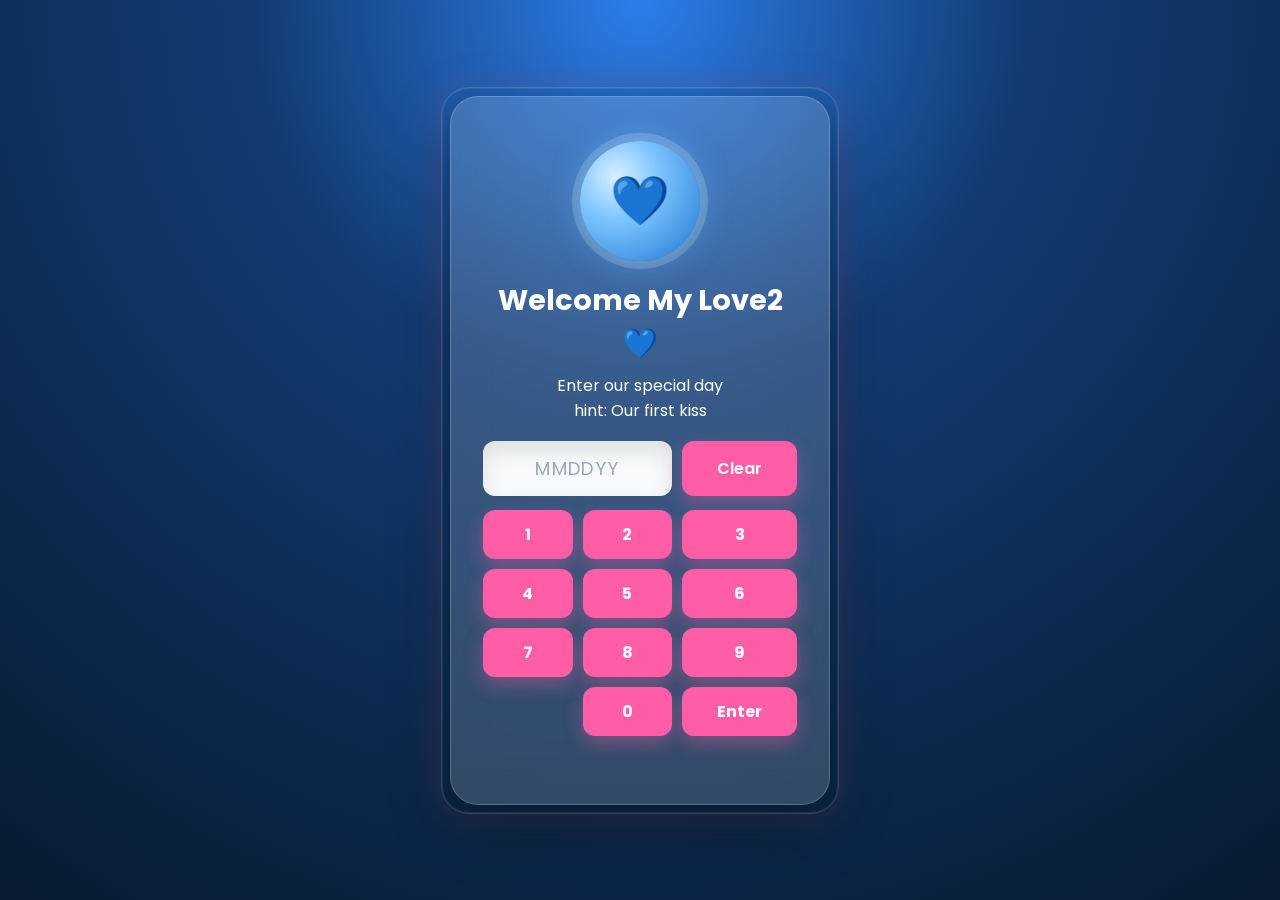
<file: index.html>
<!DOCTYPE html>
<html lang="en">
<head>
<meta charset="UTF-8">
<meta name="viewport" content="width=device-width, initial-scale=1.0">
<title>For My Love &#10084;&#65039;</title>

<link rel="stylesheet" href="style.css">

<link href="https://fonts.googleapis.com/css2?family=Cormorant+Garamond:ital,wght@0,400;0,500;0,600;1,400;1,500&family=Great+Vibes&display=swap" rel="stylesheet">
<link href="https://fonts.googleapis.com/css2?family=Poppins:wght@300;400;600;700&display=swap" rel="stylesheet">
</head>

<body>

<!-- LOGIN SCREEN -->
<div id="lockScreen">
    <div class="lock-card">
        <div class="lock-hearts" aria-hidden="true">
            <span style="--x:6%;--delay:0s;--size:16px">&#10084;</span>
            <span style="--x:18%;--delay:.4s;--size:12px">&#10084;</span>
            <span style="--x:30%;--delay:1s;--size:18px">&#10084;</span>
            <span style="--x:42%;--delay:.2s;--size:14px">&#10084;</span>
            <span style="--x:54%;--delay:.8s;--size:16px">&#10084;</span>
            <span style="--x:66%;--delay:.3s;--size:13px">&#10084;</span>
            <span style="--x:78%;--delay:1.1s;--size:17px">&#10084;</span>
            <span style="--x:90%;--delay:.5s;--size:15px">&#10084;</span>
            <span style="--x:10%;--delay:1.4s;--size:12px">&#10084;</span>
            <span style="--x:22%;--delay:.9s;--size:18px">&#10084;</span>
            <span style="--x:34%;--delay:1.6s;--size:12px">&#10084;</span>
            <span style="--x:46%;--delay:1.2s;--size:16px">&#10084;</span>
            <span style="--x:58%;--delay:1.8s;--size:14px">&#10084;</span>
            <span style="--x:70%;--delay:1.5s;--size:18px">&#10084;</span>
            <span style="--x:82%;--delay:2s;--size:13px">&#10084;</span>
            <span style="--x:94%;--delay:1.7s;--size:15px">&#10084;</span>
        </div>

        <div class="stitch-lock" aria-hidden="true">&#128153;</div>

        <h1>Welcome My Love2 &#128153;</h1>

        <p>Enter our special day <br> hint: Our first kiss </p>

        <div class="code-display">
            <input
                type="password"
                id="secretCode"
                placeholder="MMDDYY"
                autocomplete="off"
                readonly>
            <button type="button" class="code-clear" onclick="clearCode()">Clear</button>
        </div>

        <div class="keypad" aria-label="Number keypad">
            <button type="button" onclick="pressCodeDigit('1')">1</button>
            <button type="button" onclick="pressCodeDigit('2')">2</button>
            <button type="button" onclick="pressCodeDigit('3')">3</button>
            <button type="button" onclick="pressCodeDigit('4')">4</button>
            <button type="button" onclick="pressCodeDigit('5')">5</button>
            <button type="button" onclick="pressCodeDigit('6')">6</button>
            <button type="button" onclick="pressCodeDigit('7')">7</button>
            <button type="button" onclick="pressCodeDigit('8')">8</button>
            <button type="button" onclick="pressCodeDigit('9')">9</button>
            <button type="button" class="keypad-empty" disabled></button>
            <button type="button" onclick="pressCodeDigit('0')">0</button>
            <button type="button" class="keypad-enter" onclick="checkCode()">Enter</button>
        </div>

        <p id="error"></p>
    </div>
</div>

<!-- BOUQUET REVEAL -->
    <div id="bouquetReveal" class="bouquet-reveal" aria-hidden="true">
    <div class="bouquet-card">
        <div class="bouquet-title">Flowers for you my love</div>
        <div class="bouquet-giver">
            <div class="bouquet-stitch" aria-hidden="true">
                <span class="bouquet-stitch-ear left"></span>
                <span class="bouquet-stitch-ear right"></span>
                <span class="bouquet-stitch-eye left"></span>
                <span class="bouquet-stitch-eye right"></span>
                <span class="bouquet-stitch-nose"></span>
                <span class="bouquet-stitch-mouth"></span>
                <span class="bouquet-gift"></span>
            </div>
            <p>Here&apos;s your flower My Love</p>
        </div>
        <div class="bouquet-wrap">
            <span class="bouquet-sparkle sparkle-one"></span>
            <span class="bouquet-sparkle sparkle-two"></span>
            <span class="bouquet-sparkle sparkle-three"></span>

            <div class="bouquet-stems">
                <span class="stem stem-1"><span class="leaf leaf-left"></span><span class="leaf leaf-right"></span><span class="tulip"></span></span>
                <span class="stem stem-2"><span class="leaf leaf-left"></span><span class="leaf leaf-right"></span><span class="tulip"></span></span>
                <span class="stem stem-3"><span class="leaf leaf-left"></span><span class="leaf leaf-right"></span><span class="tulip"></span></span>
                <span class="stem stem-4"><span class="leaf leaf-left"></span><span class="leaf leaf-right"></span><span class="tulip"></span></span>
                <span class="stem stem-5"><span class="leaf leaf-left"></span><span class="leaf leaf-right"></span><span class="tulip"></span></span>
                <span class="stem stem-6"><span class="leaf leaf-left"></span><span class="leaf leaf-right"></span><span class="tulip"></span></span>
                <span class="stem stem-7"><span class="leaf leaf-left"></span><span class="leaf leaf-right"></span><span class="tulip"></span></span>
                <span class="stem stem-8"><span class="leaf leaf-left"></span><span class="leaf leaf-right"></span><span class="tulip"></span></span>
            </div>

            <div class="bouquet-ribbon"></div>
        </div>
        <p class="bouquet-note">Blue tulips just for you, then your message appears.</p>
    </div>
</div>

<!-- MAIN PAGE -->
<div id="homePage">
    <div class="hearts"></div>
    <div class="ambient ambient-one" aria-hidden="true"></div>
    <div class="ambient ambient-two" aria-hidden="true"></div>
    <div class="ambient ambient-three" aria-hidden="true"></div>

    <div class="main-card">
        <div class="music-bar">
            <button type="button" id="musicToggle" onclick="toggleMusic()">Play Music</button>
            <span id="musicStatus">Soft music is off</span>
        </div>

        <div class="stitch-stage" aria-hidden="true">
            <div class="stitch-cluster">
                <div class="stitch-dancer stitch-dancer-left">
                    <span class="stitch-heart heart-one">&#10084;</span>
                    <div class="stitch-ears">
                        <span class="ear ear-left"></span>
                        <span class="ear ear-right"></span>
                    </div>
                    <div class="stitch-face">
                        <span class="eye eye-left"></span>
                        <span class="eye eye-right"></span>
                        <span class="nose"></span>
                        <span class="mouth"></span>
                    </div>
                    <div class="stitch-body">
                        <span class="arm arm-left"></span>
                        <span class="arm arm-right"></span>
                        <span class="leg leg-left"></span>
                        <span class="leg leg-right"></span>
                    </div>
                </div>

                <div class="stitch-dancer stitch-dancer-main">
                    <span class="stitch-heart heart-two">&#10084;</span>
                    <span class="stitch-heart heart-three">&#10084;</span>
                    <div class="stitch-ears">
                        <span class="ear ear-left"></span>
                        <span class="ear ear-right"></span>
                    </div>
                    <div class="stitch-face">
                        <span class="eye eye-left"></span>
                        <span class="eye eye-right"></span>
                        <span class="nose"></span>
                        <span class="mouth"></span>
                    </div>
                    <div class="stitch-body">
                        <span class="arm arm-left"></span>
                        <span class="arm arm-right"></span>
                        <span class="leg leg-left"></span>
                        <span class="leg leg-right"></span>
                    </div>
                </div>

                <div class="stitch-dancer stitch-dancer-right">
                    <span class="stitch-heart heart-four">&#10084;</span>
                    <div class="stitch-ears">
                        <span class="ear ear-left"></span>
                        <span class="ear ear-right"></span>
                    </div>
                    <div class="stitch-face">
                        <span class="eye eye-left"></span>
                        <span class="eye eye-right"></span>
                        <span class="nose"></span>
                        <span class="mouth"></span>
                    </div>
                    <div class="stitch-body">
                        <span class="arm arm-left"></span>
                        <span class="arm arm-right"></span>
                        <span class="leg leg-left"></span>
                        <span class="leg leg-right"></span>
                    </div>
                </div>
            </div>
            <p>Stitch dancing for my love</p>
        </div>

        <div class="top-photo">
            <img src="images/gf-photo.png" alt="My love" class="top-photo-img">
        </div>

        <h1>Happy Monthsary &#10084;&#65039;</h1>

        <p class="subtitle">
            Every day with you feels like a dream.
        </p>

        <div class="envelope-wrapper">
            <div class="envelope" onclick="openLetter()">
                <span class="envelope-label">Click Me</span>
                <div class="envelope-stitch" aria-hidden="true">
                    <span class="envelope-ear envelope-ear-left"></span>
                    <span class="envelope-ear envelope-ear-right"></span>
                    <span class="envelope-eye envelope-eye-left"></span>
                    <span class="envelope-eye envelope-eye-right"></span>
                    <span class="envelope-nose"></span>
                    <span class="envelope-mouth"></span>
                </div>
                <div class="letter" onclick="event.stopPropagation()">
                    <h2>To My Love &#128140;</h2>

                    <p>
                        Happy Monthsary, my love.

                        Thank you for making my life brighter,
                        happier, and more meaningful.

                        Every moment with you is a memory
                        I treasure deeply.

                        I promise to continue loving you,
                        supporting you, and choosing you
                        every single day.

                        I love you more than words can explain.

                        Forever yours &#10084;&#65039;
                    </p>
                </div>
            </div>
        </div>

        <div class="section-title">
            <h3>Little Memories</h3>
            <p>Small moments that make everything feel special.</p>
        </div>

        <div class="memory-grid">
            <div class="memory-card memory-one stitch-card memory-photo memory-smile">
                <img src="images/first-smile.png" alt="First Smile">
                <div class="memory-content">
                    <span>First Smile</span>
                    <p>The kind of moment I never want to forget.</p>
                </div>
            </div>
            <div class="memory-card memory-two stitch-card memory-photo memory-chat">
                <img src="images/favorite-chat.jpg" alt="Favorite Chat">
                <div class="memory-content">
                    <span>Favorite Chat</span>
                    <p>Every conversation becomes a place I want to stay in.</p>
                </div>
            </div>
            <div class="memory-card memory-three stitch-card memory-photo memory-safe">
                <img src="images/safe-place.png" alt="Safe Place">
                <div class="memory-content">
                    <span>Safe Place</span>
                    <p>With you, everything feels softer and warmer.</p>
                </div>
            </div>
        </div>

        <div class="closing-card stitch-card">
            <p>
                Thank you for being my favorite person, my peace, and my home.
            </p>
            <div class="signature">
                <span>With all my love,</span>
                <strong>Your Langga hehehe <br> ay ex diay hahahaha</strong>
            </div>
        </div>
    </div>
</div>

<audio id="bgMusic" loop preload="none">
    <source src="music/monthsary.mp4" type="video/mp4">
</audio>

<script src="script.js"></script>

</body>
</html>
</file>
<file: style.css>
*{
margin:0;
padding:0;
box-sizing:border-box;
font-family:'Poppins',sans-serif;
}

body{
overflow-x:hidden;
overflow-y:auto;
background:
radial-gradient(circle at top,#163c78 0,#0a1f3f 45%,#061428 100%);
}

button,
input{
font:inherit;
}

/* LOCK */

#lockScreen{
position:fixed;
inset:0;
display:flex;
justify-content:center;
align-items:center;
padding:24px;
background:
radial-gradient(circle at top,#2c7eea 0,#123b72 35%,#071a2f 100%);
z-index:1000;
transition:opacity .7s ease;
}

.bouquet-reveal{
position:fixed;
inset:0;
display:grid;
place-items:center;
background:
radial-gradient(circle at top,#1a4f94 0,#0d294f 38%,#061428 100%);
z-index:1200;
opacity:0;
visibility:hidden;
pointer-events:none;
transition:opacity .5s ease, visibility .5s ease;
}

.bouquet-reveal.show{
opacity:1;
visibility:visible;
pointer-events:auto;
}

.bouquet-card{
position:relative;
width:min(92vw,560px);
padding:28px 22px 24px;
border-radius:30px;
text-align:center;
background:rgba(255,255,255,.11);
backdrop-filter:blur(20px);
-webkit-backdrop-filter:blur(20px);
border:1px solid rgba(255,255,255,.16);
box-shadow:0 22px 60px rgba(0,0,0,.38);
overflow:hidden;
transform:translateY(20px) scale(.92);
animation:bouquetPop .9s cubic-bezier(.2,.8,.2,1) forwards;
}

.bouquet-card::before{
content:'';
position:absolute;
inset:0;
background:
radial-gradient(circle at top, rgba(125,202,255,.22), transparent 34%),
radial-gradient(circle at 50% 0, rgba(255,255,255,.1), transparent 40%);
pointer-events:none;
}

.bouquet-title{
position:relative;
z-index:1;
font-size:1.35rem;
font-weight:400;
color:#eef8ff;
letter-spacing:.03em;
margin-bottom:18px;
font-family:'Great Vibes',cursive;
}

.bouquet-giver{
position:relative;
z-index:1;
display:flex;
flex-direction:column;
align-items:center;
gap:8px;
margin-bottom:12px;
font-family:'Cormorant Garamond',serif;
font-style:italic;
}

.bouquet-giver p{
font-size:1.1rem;
color:rgba(255,255,255,.92);
}

.bouquet-stitch{
position:relative;
width:118px;
height:118px;
animation:stitchDance 2s ease-in-out infinite;
filter:drop-shadow(0 12px 16px rgba(0,0,0,.18));
}

.bouquet-stitch::before{
content:'';
position:absolute;
inset:18px 24px 18px;
border-radius:44% 44% 40% 40%;
background:linear-gradient(180deg,#87d7ff 0,#3b93de 60%,#1c5aa7 100%);
}

.bouquet-stitch-ear{
position:absolute;
top:6px;
width:34px;
height:64px;
background:linear-gradient(180deg,#81d2ff 0,#2f86cf 100%);
border-radius:50% 50% 40% 40%;
}

.bouquet-stitch-ear::before{
content:'';
position:absolute;
inset:8px 7px 11px;
border-radius:50% 50% 45% 45%;
background:#ffb7d6;
}

.bouquet-stitch-ear.left{
left:12px;
transform:rotate(-24deg);
}

.bouquet-stitch-ear.right{
right:12px;
transform:rotate(24deg);
}

.bouquet-stitch-eye{
position:absolute;
top:52px;
width:16px;
height:22px;
border-radius:50%;
background:#0b203c;
}

.bouquet-stitch-eye.left{
left:40px;
}

.bouquet-stitch-eye.right{
right:40px;
}

.bouquet-stitch-nose{
position:absolute;
left:50%;
top:72px;
width:14px;
height:9px;
transform:translateX(-50%);
border-radius:50%;
background:#19375f;
}

.bouquet-stitch-mouth{
position:absolute;
left:50%;
top:82px;
width:28px;
height:14px;
transform:translateX(-50%);
border-bottom:3px solid #19375f;
border-radius:0 0 26px 26px;
}

.bouquet-gift{
position:absolute;
left:50%;
bottom:8px;
width:44px;
height:28px;
transform:translateX(-50%);
border-radius:12px;
background:linear-gradient(180deg,#7ab6ff 0,#2d67d8 100%);
box-shadow:0 8px 18px rgba(0,0,0,.15);
}

.bouquet-gift::before{
content:'';
position:absolute;
left:50%;
top:-10px;
width:14px;
height:26px;
transform:translateX(-50%) rotate(45deg);
border-radius:10px 10px 4px 4px;
background:#ffb7d6;
}

.bouquet-gift::after{
content:'';
position:absolute;
left:50%;
top:-10px;
width:14px;
height:26px;
transform:translateX(-50%) rotate(-45deg);
border-radius:10px 10px 4px 4px;
background:#ffb7d6;
}

.bouquet-wrap{
position:relative;
width:min(100%,460px);
height:440px;
margin:0 auto;
}

.bouquet-stems{
position:absolute;
inset:0;
}

.stem{
position:absolute;
bottom:34px;
width:22px;
height:220px;
transform-origin:bottom center;
}

.stem::before{
content:'';
position:absolute;
left:50%;
bottom:0;
width:8px;
height:100%;
transform:translateX(-50%);
border-radius:999px;
background:linear-gradient(180deg,#6ac1b0 0,#2f8fa0 45%,#174f6f 100%);
box-shadow:0 0 12px rgba(118,219,255,.18);
}

.leaf{
position:absolute;
bottom:76px;
width:34px;
height:18px;
background:linear-gradient(135deg,#77d1c0 0,#2d9ba8 100%);
border-radius:999px 999px 999px 0;
opacity:.95;
}

.leaf-left{
left:-24px;
transform:rotate(-32deg);
}

.leaf-right{
right:-24px;
transform:scaleX(-1) rotate(-32deg);
}

.tulip{
position:absolute;
left:50%;
top:-6px;
width:78px;
height:96px;
transform:translateX(-50%);
background:
radial-gradient(circle at 50% 22%, rgba(255,255,255,.9) 0 4px, transparent 5px),
radial-gradient(circle at 45% 34%, rgba(255,255,255,.24) 0 18%, transparent 19%),
linear-gradient(180deg,#8ad8ff 0,#3f95ff 42%,#2b63d7 100%);
clip-path:polygon(50% 0, 68% 7%, 84% 18%, 95% 38%, 88% 72%, 73% 92%, 50% 100%, 27% 92%, 12% 72%, 5% 38%, 16% 18%, 32% 7%);
border-radius:50% 50% 42% 42%;
box-shadow:0 12px 28px rgba(23,72,150,.24);
filter:saturate(1.15);
}

.tulip::before,
.tulip::after{
content:'';
position:absolute;
bottom:20px;
width:34px;
height:54px;
background:linear-gradient(180deg,#95ddff 0,#4294ff 50%,#2b63d7 100%);
clip-path:polygon(50% 0, 70% 8%, 84% 20%, 94% 40%, 88% 66%, 70% 88%, 50% 100%, 30% 88%, 12% 66%, 6% 40%, 16% 20%, 30% 8%);
filter:brightness(.98);
opacity:.96;
box-shadow:0 8px 18px rgba(22,70,146,.18);
}

.tulip::before{
left:-4px;
transform:rotate(-15deg);
}

.tulip::after{
right:-4px;
transform:rotate(15deg);
opacity:.92;
}

.stem-1{left:8%;transform:rotate(-16deg) scale(1.02);}
.stem-2{left:19%;transform:rotate(-7deg) scale(1.08);}
.stem-3{left:31%;transform:rotate(2deg) scale(1.12);}
.stem-4{left:43%;transform:rotate(-3deg) scale(1.18);}
.stem-5{left:55%;transform:rotate(4deg) scale(1.16);}
.stem-6{left:67%;transform:rotate(-2deg) scale(1.1);}
.stem-7{left:78%;transform:rotate(9deg) scale(1.04);}
.stem-8{left:88%;transform:rotate(17deg) scale(.98);}

.stem-1 .tulip,
.stem-3 .tulip,
.stem-5 .tulip,
.stem-7 .tulip{
top:-12px;
}

.bouquet-ribbon{
position:absolute;
left:50%;
bottom:36px;
width:120px;
height:72px;
transform:translateX(-50%);
border-radius:22px;
background:linear-gradient(180deg,#7ab6ff 0,#2d67d8 100%);
box-shadow:0 12px 28px rgba(37,103,202,.28);
clip-path:polygon(50% 100%, 0 18%, 20% 0, 50% 18%, 80% 0, 100% 18%);
}

.bouquet-ribbon::before,
.bouquet-ribbon::after{
content:'';
position:absolute;
top:16px;
width:34px;
height:34px;
border-radius:0 50% 50% 50%;
background:linear-gradient(180deg,#8ec8ff 0,#2e71d9 100%);
}

.bouquet-ribbon::before{
left:8px;
transform:rotate(-36deg);
}

.bouquet-ribbon::after{
right:8px;
transform:rotate(36deg) scaleX(-1);
}

.bouquet-sparkle{
position:absolute;
width:14px;
height:14px;
border-radius:50%;
background:radial-gradient(circle,#fff 0,#a5e0ff 40%,rgba(255,255,255,0) 72%);
box-shadow:0 0 18px rgba(165,224,255,.75);
animation:sparkleFloat 2.4s ease-in-out infinite;
}

.sparkle-one{top:32px;left:12%;animation-delay:.1s;}
.sparkle-two{top:18px;right:12%;animation-delay:.7s;}
.sparkle-three{bottom:78px;left:50%;transform:translateX(-50%);animation-delay:1.1s;}

.bouquet-note{
position:relative;
z-index:1;
margin-top:14px;
font-size:1rem;
color:rgba(255,255,255,.86);
font-family:'Cormorant Garamond',serif;
font-style:italic;
}

@keyframes bouquetPop{
0%{
opacity:0;
transform:translateY(30px) scale(.82);
}

100%{
opacity:1;
transform:translateY(0) scale(1);
}
}

@keyframes sparkleFloat{
0%,100%{
transform:translateY(0) scale(.82);
opacity:.55;
}

50%{
transform:translateY(-7px) scale(1.15);
opacity:1;
}
}

.lock-card{
position:relative;
isolation:isolate;
background:rgba(255,255,255,.16);
backdrop-filter:blur(20px);
-webkit-backdrop-filter:blur(20px);
padding:44px 32px 36px;
border-radius:28px;
text-align:center;
width:min(100%,380px);
color:white;
box-shadow:0 18px 60px rgba(0,0,0,.38);
border:1px solid rgba(255,255,255,.2);
overflow:visible;
}

.lock-card::before{
content:'';
position:absolute;
inset:-10px;
border-radius:inherit;
border:1px solid rgba(255,255,255,.16);
box-shadow:
0 0 0 1px rgba(255,255,255,.08) inset,
0 0 34px rgba(255,111,180,.14);
pointer-events:none;
}

.lock-hearts{
position:absolute;
inset:-26px;
pointer-events:none;
z-index:0;
}

.lock-hearts span{
position:absolute;
left:var(--x);
bottom:-12px;
font-size:var(--size);
color:#ffb7d6;
text-shadow:0 0 12px rgba(255,110,180,.9);
opacity:0;
animation:heartFountain 3.2s ease-in-out infinite;
animation-delay:var(--delay);
}

@keyframes heartFountain{
0%{
transform:translateY(0) scale(.7) rotate(-8deg);
opacity:0;
}

15%{
opacity:1;
}

70%{
opacity:1;
}

100%{
transform:translateY(-58px) scale(1.35) rotate(10deg);
opacity:0;
}
}

.stitch-lock{
position:relative;
z-index:1;
width:120px;
height:120px;
margin:0 auto 18px;
display:grid;
place-items:center;
border-radius:50%;
background:
radial-gradient(circle at 30% 30%, #d9f0ff 0, #7fc6ff 35%, #1d76d2 100%);
box-shadow:
0 0 0 8px rgba(255,255,255,.16),
0 0 30px rgba(103,199,255,.5);
font-size:3rem;
}

.lock-card h1,
.lock-card p,
.lock-card input,
.lock-card button,
.lock-card #error{
position:relative;
z-index:1;
}

.lock-card h1{
font-size:1.8rem;
margin-bottom:8px;
}

.lock-card input{
width:100%;
padding:14px 15px;
margin:20px 0 16px;
border:none;
border-radius:12px;
font-size:16px;
outline:none;
background:rgba(255,255,255,.95);
}

.code-display{
display:flex;
gap:10px;
align-items:stretch;
margin:18px 0 14px;
}

.code-display input{
flex:1;
margin:0;
text-align:center;
letter-spacing:.3em;
font-size:1.15rem;
background:rgba(255,255,255,.97);
box-shadow:0 10px 20px rgba(0,0,0,.1) inset;
}

.code-display input::placeholder{
letter-spacing:.08em;
color:#9aa8c2;
}

.code-display.pulse{
animation:codePulse .22s ease;
}

.code-clear{
padding:0 14px;
min-width:86px;
border:none;
border-radius:12px;
background:linear-gradient(180deg,#7fc8ff,#3b8fe0);
color:white;
font-weight:600;
cursor:pointer;
box-shadow:0 10px 20px rgba(42,120,193,.24);
transition:transform .2s ease, box-shadow .2s ease, filter .2s ease;
}

.code-clear:hover,
.keypad button:hover{
transform:translateY(-1px);
filter:saturate(1.05);
}

.keypad{
display:grid;
grid-template-columns:repeat(3,1fr);
gap:10px;
margin-top:10px;
}

.keypad button{
padding:14px 0;
border:none;
border-radius:14px;
background:linear-gradient(180deg,rgba(255,255,255,.96),rgba(233,247,255,.96));
color:#1f4f8f;
font-size:1.1rem;
font-weight:700;
cursor:pointer;
box-shadow:0 8px 18px rgba(0,0,0,.12);
transition:transform .2s ease, box-shadow .2s ease, background .2s ease;
}

.keypad button:active{
transform:translateY(1px) scale(.99);
}

.keypad-empty{
visibility:hidden;
}

.keypad-enter{
background:linear-gradient(180deg,#ff7ab8,#ff4d95);
color:#fff !important;
}

@keyframes codePulse{
0%{
transform:scale(1);
}

50%{
transform:scale(1.02);
}

100%{
transform:scale(1);
}
}

.lock-card button{
padding:12px 35px;
border:none;
border-radius:12px;
background:#ff5ea7;
color:white;
cursor:pointer;
font-size:16px;
box-shadow:0 8px 18px rgba(255,94,167,.35);
transition:transform .2s ease, box-shadow .2s ease, filter .2s ease;
}

.lock-card button:hover{
transform:translateY(-1px);
box-shadow:0 12px 22px rgba(255,94,167,.42);
filter:saturate(1.05);
}

.lock-card button:active{
transform:translateY(0);
}

#error{
min-height:1.25em;
margin-top:12px;
color:#ffd5d5;
}

/* HOME */

#homePage{
display:none;
min-height:100vh;
width:100%;
position:relative;
overflow:hidden;
padding:40px 16px 56px;
background:
radial-gradient(circle at top,#24589c 0,#0d2d57 35%,#081a33 100%);
font-family:'Cormorant Garamond',serif;
font-style:italic;
}

#homePage *,
#homePage *::before,
#homePage *::after{
font-family:'Cormorant Garamond',serif;
}

/* HEART FOUNTAIN */

.hearts{
position:absolute;
width:100%;
height:100%;
overflow:hidden;
inset:0;
z-index:0;
}

.heart{
position:absolute;
bottom:-50px;
font-size:25px;
animation:floatHeart linear infinite;
text-shadow:
0 0 8px rgba(255,123,184,.55),
0 0 18px rgba(255,123,184,.25);
filter:drop-shadow(0 6px 10px rgba(255,106,165,.22));
opacity:.95;
will-change:transform,opacity;
}

.heart.heart-pink{
color:#ff7bb8;
text-shadow:0 0 8px rgba(255,123,184,.55),0 0 18px rgba(255,123,184,.25);
filter:drop-shadow(0 6px 10px rgba(255,106,165,.22));
}

.heart.heart-blue{
color:#7fd7ff;
text-shadow:0 0 8px rgba(127,215,255,.55),0 0 18px rgba(127,215,255,.25);
filter:drop-shadow(0 6px 10px rgba(88,170,255,.22));
}

.stitch-fountain{
position:absolute;
bottom:-30px;
width:20px;
height:20px;
animation:floatStitch linear infinite;
will-change:transform,opacity;
}

.stitch-fountain::before{
content:'';
position:absolute;
inset:3px 4px 4px;
border-radius:45% 45% 40% 40%;
background:linear-gradient(180deg,#8ad8ff 0,#3b93de 60%,#1c5aa7 100%);
box-shadow:0 0 10px rgba(127,215,255,.3);
}

.stitch-fountain::after{
content:'';
position:absolute;
top:-1px;
left:2px;
width:6px;
height:14px;
border-radius:50% 50% 40% 40%;
background:#7fd7ff;
box-shadow:
10px 0 0 #7fd7ff,
4px 7px 0 0 #0b203c,
10px 7px 0 0 #0b203c,
6px 14px 0 0 #19375f;
}

@keyframes floatHeart{

0%{
transform:
translateY(0)
scale(.6)
rotate(-8deg);
opacity:0;
}

@keyframes floatStitch{
0%{
transform:translateY(0) scale(.55) rotate(-8deg);
opacity:0;
}

15%{
opacity:1;
}

100%{
transform:translateY(-120vh) translateX(var(--move)) scale(.95) rotate(8deg);
opacity:0;
}
}

20%{
opacity:1;
}

100%{
transform:
translateY(-120vh)
translateX(var(--move))
scale(1.35)
rotate(10deg);
opacity:0;
}
}

/* MAIN CARD */

.main-card{
position:relative;
z-index:1;
margin:0 auto;
text-align:center;
background:rgba(255,255,255,.1);
backdrop-filter:blur(25px);
-webkit-backdrop-filter:blur(25px);
padding:28px 28px 30px;
border-radius:30px;
width:90%;
max-width:860px;
color:white;
box-shadow:0 15px 50px rgba(0,0,0,.4);
border:1px solid rgba(255,255,255,.12);
overflow:hidden;
}

.main-card h1,
.main-card h2,
.main-card h3{
font-family:'Great Vibes',cursive;
font-style:normal;
font-weight:400;
letter-spacing:.02em;
}

.main-card p,
.main-card span,
.main-card button,
.main-card div{
font-weight:500;
}

.main-card::after{
content:'';
position:absolute;
inset:0;
background:
linear-gradient(135deg,rgba(255,255,255,.06),transparent 30%),
radial-gradient(circle at 20% 0, rgba(255,111,180,.18), transparent 32%);
pointer-events:none;
}

.main-card > *{
position:relative;
z-index:1;
}

.music-bar{
display:flex;
align-items:center;
justify-content:space-between;
gap:14px;
padding:0 0 16px;
color:rgba(255,255,255,.88);
font-size:.95rem;
}

#musicToggle{
border:none;
border-radius:999px;
padding:10px 16px;
background:linear-gradient(135deg,#ff78b6,#ff4e93);
color:white;
font-weight:600;
cursor:pointer;
box-shadow:0 10px 24px rgba(255,78,147,.28);
transition:transform .2s ease, box-shadow .2s ease, filter .2s ease;
}

#musicToggle:hover{
transform:translateY(-1px);
box-shadow:0 14px 28px rgba(255,78,147,.34);
filter:saturate(1.05);
}

#musicToggle:active{
transform:translateY(0);
}

#musicStatus{
font-size:.9rem;
opacity:.85;
}

.ambient{
position:absolute;
border-radius:50%;
filter:blur(10px);
opacity:.45;
pointer-events:none;
}

.ambient-one{
width:220px;
height:220px;
right:-60px;
top:40px;
background:radial-gradient(circle,#ff7ab8 0,rgba(255,122,184,0) 70%);
}

.ambient-two{
width:300px;
height:300px;
left:-90px;
top:35%;
background:radial-gradient(circle,#64c9ff 0,rgba(100,201,255,0) 72%);
}

.ambient-three{
width:260px;
height:260px;
right:5%;
bottom:-90px;
background:radial-gradient(circle,#ffbdbd 0,rgba(255,189,189,0) 72%);
}

.top-photo{
position:relative;
width:190px;
height:190px;
display:grid;
place-items:center;
margin:0 auto 20px;
border-radius:50%;
border:5px solid white;
background:
radial-gradient(circle at 30% 30%, rgba(255,255,255,.95), rgba(255,255,255,.25) 25%, transparent 26%),
linear-gradient(145deg,#ffb6d5,#ff79b1 45%,#7a76ff 100%);
box-shadow:0 18px 40px rgba(0,0,0,.25);
overflow:hidden;
}

.top-photo::before{
content:'';
position:absolute;
width:150px;
height:150px;
border-radius:50%;
background:
radial-gradient(circle at 50% 35%, #fff 0 18%, transparent 19%),
radial-gradient(circle at 40% 45%, #ffd7e8 0 20%, transparent 21%),
radial-gradient(circle at 60% 45%, #ffd7e8 0 20%, transparent 21%);
opacity:.4;
filter:blur(2px);
}

.top-photo span{
display:none;
}

.top-photo-img{
position:absolute;
inset:0;
width:100%;
height:100%;
object-fit:cover;
object-position:center 18%;
transform:scale(.9);
}

.stitch-stage{
display:flex;
flex-direction:column;
align-items:center;
gap:10px;
margin-bottom:18px;
}

.stitch-stage p{
font-size:.93rem;
color:rgba(255,255,255,.82);
}

.stitch-cluster{
display:flex;
align-items:flex-end;
justify-content:center;
gap:10px;
flex-wrap:wrap;
}

.stitch-dancer{
position:relative;
width:142px;
height:142px;
animation:stitchDance 1.8s ease-in-out infinite;
filter:drop-shadow(0 18px 24px rgba(0,0,0,.24));
}

.stitch-dancer-main{
width:156px;
height:156px;
z-index:2;
}

.stitch-dancer-left{
width:112px;
height:112px;
animation-duration:2.15s;
animation-delay:.15s;
transform:translateY(10px) scale(.82) rotate(-7deg);
z-index:1;
}

.stitch-dancer-right{
width:112px;
height:112px;
animation-duration:2.1s;
animation-delay:.35s;
transform:translateY(10px) scale(.82) rotate(7deg);
z-index:1;
}

.stitch-dancer::before{
content:'';
position:absolute;
inset:18px 24px 14px;
border-radius:45% 45% 42% 42%;
background:
radial-gradient(circle at 50% 30%, #d7f1ff 0 8%, transparent 9%),
linear-gradient(180deg,#7fc8ff 0,#2f86cf 60%,#1a5ca3 100%);
box-shadow:
inset 0 0 0 4px rgba(255,255,255,.08),
0 0 0 4px rgba(255,255,255,.08);
}

.stitch-dancer::after{
content:'';
position:absolute;
inset:56px 42px 26px;
border-radius:50%;
background:
radial-gradient(circle at 50% 40%, rgba(255,255,255,.28) 0 14%, transparent 15%),
radial-gradient(circle at 50% 50%, #8dd3ff 0 45%, transparent 46%);
opacity:.6;
}

.stitch-ears .ear{
position:absolute;
top:10px;
width:46px;
height:86px;
background:linear-gradient(180deg,#7fc8ff 0,#2f86cf 70%,#1f5ea9 100%);
border-radius:50% 50% 42% 42%;
transform-origin:bottom center;
}

.stitch-ears .ear::before{
content:'';
position:absolute;
inset:11px 10px 14px;
border-radius:50% 50% 45% 45%;
background:linear-gradient(180deg,#ffb7d6 0,#ff89bd 100%);
opacity:.9;
}

.ear-left{
left:16px;
transform:rotate(-26deg);
}

.ear-right{
right:16px;
transform:rotate(26deg);
}

.stitch-face{
position:absolute;
inset:40px 44px 34px;
z-index:2;
}

.eye{
position:absolute;
top:30px;
width:24px;
height:30px;
border-radius:50% 50% 46% 46%;
background:#0b203c;
box-shadow:0 0 0 4px rgba(255,255,255,.12);
}

.eye::after{
content:'';
position:absolute;
top:6px;
left:7px;
width:6px;
height:6px;
border-radius:50%;
background:#fff;
opacity:.9;
}

.eye-left{
left:5px;
transform:rotate(-14deg);
}

.eye-right{
right:5px;
transform:rotate(14deg);
}

.nose{
position:absolute;
left:50%;
top:58px;
width:22px;
height:13px;
transform:translateX(-50%);
border-radius:50%;
background:#19375f;
}

.mouth{
position:absolute;
left:50%;
top:72px;
width:48px;
height:18px;
transform:translateX(-50%);
border-bottom:4px solid #19375f;
border-radius:0 0 42px 42px;
}

.stitch-body{
position:absolute;
left:50%;
bottom:8px;
width:88px;
height:76px;
transform:translateX(-50%);
z-index:1;
}

.stitch-body::before{
content:'';
position:absolute;
inset:0;
border-radius:44% 44% 48% 48%;
background:linear-gradient(180deg,#85d0ff 0,#3d8fd7 55%,#2163ac 100%);
}

.arm,
.leg{
position:absolute;
background:linear-gradient(180deg,#85d0ff 0,#2f86cf 100%);
border-radius:999px;
transform-origin:center;
}

.arm{
top:10px;
width:18px;
height:52px;
}

.arm::after{
content:'';
position:absolute;
bottom:-6px;
left:50%;
width:22px;
height:14px;
transform:translateX(-50%);
border-radius:999px;
background:#2f86cf;
}

.arm-left{
left:-8px;
transform:rotate(28deg);
animation:waveLeft 1.8s ease-in-out infinite;
}

.arm-right{
right:-8px;
transform:rotate(-36deg);
animation:waveRight 1.8s ease-in-out infinite;
}

.leg{
bottom:-10px;
width:18px;
height:30px;
}

.leg-left{
left:22px;
transform:rotate(8deg);
}

.leg-right{
right:22px;
transform:rotate(-8deg);
}

.stitch-heart{
position:absolute;
color:#ff7fb5;
font-size:1.15rem;
text-shadow:0 0 10px rgba(255,127,181,.8);
animation:heartPop 1.8s ease-in-out infinite;
}

.heart-one{
left:-6px;
top:26px;
}

.heart-two{
right:-10px;
top:44px;
animation-delay:.4s;
}

.heart-three{
left:50%;
bottom:-8px;
transform:translateX(-50%);
animation-delay:.8s;
}

.heart-four{
right:8px;
top:28px;
animation-delay:1.05s;
}

@keyframes stitchDance{
0%,100%{
transform:translateY(0) rotate(-5deg);
}

25%{
transform:translateY(-10px) rotate(6deg);
}

50%{
transform:translateY(0) rotate(-2deg);
}

75%{
transform:translateY(-6px) rotate(7deg);
}
}

@keyframes waveLeft{
0%,100%{
transform:rotate(28deg);
}

50%{
transform:rotate(12deg);
}
}

@keyframes waveRight{
0%,100%{
transform:rotate(-36deg);
}

50%{
transform:rotate(-18deg);
}
}

@keyframes heartPop{
0%,100%{
transform:translateY(0) scale(.9);
opacity:.7;
}

50%{
transform:translateY(-8px) scale(1.2);
opacity:1;
}
}

.subtitle{
margin-top:10px;
margin-bottom:30px;
}

/* ENVELOPE */

.envelope-wrapper{
display:flex;
justify-content:center;
}

.envelope{
width:280px;
height:180px;
background:
radial-gradient(circle at 50% 35%, rgba(255,255,255,.25), transparent 36%),
linear-gradient(180deg,#7fc8ff 0,#3c9fe4 38%,#2477cb 100%);
position:relative;
cursor:pointer;
border-radius:22px;
transition:1.2s;
box-shadow:0 16px 30px rgba(0,0,0,.2);
border:2px solid rgba(255,255,255,.18);
overflow:visible;
isolation:isolate;
}

.envelope-label{
position:absolute;
left:50%;
top:12px;
transform:translateX(-50%);
z-index:4;
padding:6px 14px;
border-radius:999px;
background:rgba(255,255,255,.22);
border:1px solid rgba(255,255,255,.28);
color:#f7fbff;
font-family:'Great Vibes',cursive;
font-size:1.35rem;
letter-spacing:.02em;
text-shadow:0 2px 10px rgba(0,0,0,.22);
backdrop-filter:blur(8px);
-webkit-backdrop-filter:blur(8px);
}

.envelope::before{
content:'';
position:absolute;
top:0;
left:0;
width:100%;
height:100%;
background:
linear-gradient(
180deg,
#a9e3ff,
#5db7ff 60%,
#3088df
);
clip-path:
polygon(
0 0,
50% 50%,
100% 0
);
transform-origin:top;
transition:1s;
z-index:2;
}

.letter{
position:absolute;
background:linear-gradient(180deg,#ffffff 0,#f5fbff 100%);
width:88%;
height:210px;
left:50%;
top:10px;
transform:translateX(-50%) translateY(92%);
padding:15px;
overflow:auto;
border-radius:16px;
opacity:0;
visibility:hidden;
pointer-events:none;
transition:1.2s;
color:#27415f;
box-shadow:0 10px 18px rgba(0,0,0,.14);
z-index:5;
font-family:'Cormorant Garamond',serif;
font-style:italic;
}

.letter h2{
margin-bottom:10px;
font-family:'Great Vibes',cursive;
font-style:normal;
font-weight:400;
}

.letter p{
white-space:pre-line;
line-height:1.65;
}

.open .letter{
transform:translateX(-50%) translateY(-60px);
opacity:1;
visibility:visible;
pointer-events:auto;
}

.open::before{
transform:rotateX(180deg);
}

.envelope-stitch{
position:absolute;
inset:0;
z-index:2;
pointer-events:none;
}

.envelope-stitch::before{
content:'';
position:absolute;
inset:16px;
border-radius:18px;
border:2px dashed rgba(255,255,255,.22);
opacity:.8;
}

.envelope-ear{
position:absolute;
top:-22px;
width:54px;
height:88px;
background:linear-gradient(180deg,#7fc8ff 0,#2f86cf 70%,#1f5ea9 100%);
border-radius:50% 50% 42% 42%;
transform-origin:bottom center;
box-shadow:0 8px 16px rgba(0,0,0,.1);
}

.envelope-ear::before{
content:'';
position:absolute;
inset:12px 10px 14px;
border-radius:50% 50% 45% 45%;
background:linear-gradient(180deg,#ffb7d6 0,#ff89bd 100%);
opacity:.9;
}

.envelope-ear-left{
left:28px;
transform:rotate(-18deg);
}

.envelope-ear-right{
right:28px;
transform:rotate(18deg);
}

.envelope-eye{
position:absolute;
top:78px;
width:22px;
height:30px;
border-radius:50% 50% 46% 46%;
background:#0b203c;
box-shadow:0 0 0 4px rgba(255,255,255,.12);
}

.envelope-eye::after{
content:'';
position:absolute;
top:6px;
left:7px;
width:6px;
height:6px;
border-radius:50%;
background:#fff;
}

.envelope-eye-left{
left:94px;
transform:rotate(-12deg);
}

.envelope-eye-right{
right:94px;
transform:rotate(12deg);
}

.envelope-nose{
position:absolute;
left:50%;
top:108px;
width:24px;
height:14px;
transform:translateX(-50%);
border-radius:50%;
background:#19375f;
}

.envelope-mouth{
position:absolute;
left:50%;
top:123px;
width:56px;
height:22px;
transform:translateX(-50%);
border-bottom:4px solid #19375f;
border-radius:0 0 44px 44px;
}

.stitch-card{
position:relative;
isolation:isolate;
overflow:hidden;
}

.stitch-card::before{
content:'';
position:absolute;
inset:0;
background:
radial-gradient(circle at 20% 18%, rgba(255,255,255,.18), transparent 26%),
linear-gradient(180deg, rgba(127,200,255,.18), rgba(36,119,203,.12));
pointer-events:none;
}

.stitch-card::after{
content:'';
position:absolute;
inset:12px;
border-radius:inherit;
border:2px dashed rgba(255,255,255,.18);
pointer-events:none;
opacity:.9;
}

.stitch-card > *{
position:relative;
z-index:1;
}

.memory-card.stitch-card,
.closing-card.stitch-card{
background:rgba(255,255,255,.08);
border:1px solid rgba(255,255,255,.14);
box-shadow:0 12px 30px rgba(0,0,0,.16);
}

.memory-card.stitch-card::before,
.closing-card.stitch-card::before{
background:
radial-gradient(circle at top left, rgba(255,255,255,.2), transparent 28%),
radial-gradient(circle at bottom right, rgba(255,122,185,.18), transparent 26%),
linear-gradient(180deg, rgba(127,200,255,.18), rgba(127,200,255,.06));
}

.section-title{
margin:34px 0 16px;
text-align:left;
display:flex;
flex-direction:column;
gap:4px;
}

.section-title h3{
font-size:1.15rem;
letter-spacing:.02em;
}

.section-title p{
color:rgba(255,255,255,.78);
font-size:.94rem;
}

.memory-grid{
display:grid;
grid-template-columns:repeat(3,minmax(0,1fr));
gap:16px;
margin-top:14px;
}

.memory-card{
min-height:170px;
padding:18px;
border-radius:22px;
text-align:left;
display:flex;
flex-direction:column;
justify-content:flex-end;
gap:10px;
background:rgba(255,255,255,.1);
border:1px solid rgba(255,255,255,.14);
box-shadow:0 12px 30px rgba(0,0,0,.16);
position:relative;
overflow:hidden;
}

.memory-photo{
padding:0;
min-height:240px;
display:block;
}

.memory-photo img{
position:absolute;
inset:0;
width:100%;
height:100%;
object-fit:cover;
}

.memory-smile img{
object-position:center 12%;
transform:scale(1.14);
}

.memory-chat img{
object-fit:contain;
object-position:center center;
background:#000;
padding:10px;
}

.memory-safe img{
object-position:center 18%;
transform:scale(1.08);
}

.memory-content{
position:absolute;
left:0;
right:0;
bottom:0;
padding:18px 16px 14px;
background:linear-gradient(180deg, rgba(7,15,31,0), rgba(7,15,31,.78) 42%, rgba(7,15,31,.9) 100%);
z-index:1;
}

.memory-card::before{
content:'';
position:absolute;
inset:0;
background:radial-gradient(circle at top right, rgba(255,255,255,.18), transparent 40%);
}

.memory-card span,
.memory-card p{
position:relative;
z-index:1;
}

.memory-card span{
font-size:1rem;
font-weight:700;
letter-spacing:.04em;
}

.memory-card p{
font-size:.95rem;
line-height:1.55;
color:rgba(255,255,255,.84);
}

.memory-photo span,
.memory-photo p{
color:#fff;
text-shadow:0 2px 10px rgba(0,0,0,.45);
}

.memory-one{
background:linear-gradient(145deg,rgba(255,123,177,.4),rgba(105,159,255,.18));
}

.memory-two{
background:linear-gradient(145deg,rgba(255,195,120,.35),rgba(255,120,166,.2));
}

.memory-three{
background:linear-gradient(145deg,rgba(97,213,255,.32),rgba(131,120,255,.2));
}

.closing-card{
margin-top:18px;
padding:20px 22px;
border-radius:24px;
background:rgba(255,255,255,.08);
border:1px solid rgba(255,255,255,.12);
display:flex;
justify-content:space-between;
align-items:flex-end;
gap:18px;
text-align:left;
box-shadow:0 12px 30px rgba(0,0,0,.14);
}

.closing-card p{
flex:1;
font-size:1rem;
line-height:1.7;
color:rgba(255,255,255,.9);
}

.signature{
min-width:180px;
display:flex;
flex-direction:column;
align-items:flex-end;
gap:4px;
text-align:right;
}

.signature span{
font-size:.86rem;
opacity:.82;
}

.signature strong{
font-size:1.05rem;
letter-spacing:.04em;
}

@media (max-width: 600px){
.lock-card{
padding:40px 22px 32px;
}

.lock-card h1{
font-size:1.5rem;
}

#lockScreen{
padding:16px;
}

.lock-card p{
font-size:.98rem;
}

.code-display{
flex-direction:column;
gap:8px;
margin-top:16px;
}

.code-clear{
width:100%;
min-width:0;
padding:12px 14px;
font-size:.95rem;
}

.keypad button{
padding:12px 0;
font-size:1rem;
}

.code-display input{
font-size:1rem;
letter-spacing:.22em;
padding:13px 12px;
}

.keypad{
gap:8px;
}

.top-photo{
width:150px;
height:150px;
margin-bottom:16px;
}

.top-photo span{
font-size:.9rem;
letter-spacing:.18em;
padding:7px 12px;
}

.stitch-dancer{
width:104px;
height:104px;
}

.stitch-stage p{
font-size:.86rem;
text-align:center;
}

.stitch-cluster{
gap:6px;
}

.stitch-dancer-main{
width:114px;
height:114px;
}

.stitch-dancer-left,
.stitch-dancer-right{
width:82px;
height:82px;
}

.main-card{
padding:18px 12px 20px;
width:min(100%,440px);
border-radius:22px;
}

.music-bar{
flex-direction:column;
align-items:flex-start;
gap:8px;
padding-bottom:12px;
font-size:.88rem;
width:100%;
}

.memory-grid{
grid-template-columns:1fr;
gap:12px;
}

.memory-photo{
min-height:190px;
}

.memory-content{
padding:14px 14px 12px;
}

.closing-card{
flex-direction:column;
align-items:flex-start;
gap:10px;
padding:16px 14px;
}

.signature{
align-items:flex-start;
text-align:left;
min-width:0;
}

.section-title{
margin-top:26px;
margin-bottom:12px;
gap:2px;
}

.envelope{
width:min(100%,220px);
height:160px;
}

.envelope-label{
font-size:1.15rem;
top:10px;
padding:5px 12px;
}

.letter{
width:90%;
height:190px;
padding:12px;
}

.letter p{
line-height:1.55;
}

.envelope-stitch::before{
inset:12px;
}

.envelope-ear{
width:46px;
height:76px;
top:-18px;
}

.envelope-ear-left{
left:20px;
}

.envelope-ear-right{
right:20px;
}

.envelope-eye{
top:66px;
width:18px;
height:26px;
}

.envelope-eye-left{
left:78px;
}

.envelope-eye-right{
right:78px;
}

.envelope-nose{
top:92px;
width:18px;
height:10px;
}

.envelope-mouth{
top:104px;
width:42px;
height:18px;
}

.bouquet-card{
padding:18px 12px 16px;
border-radius:22px;
width:min(94vw,420px);
}

.bouquet-title{
font-size:1.15rem;
margin-bottom:14px;
}

.bouquet-giver{
gap:6px;
margin-bottom:10px;
}

.bouquet-giver p{
font-size:.95rem;
}

.bouquet-stitch{
width:96px;
height:96px;
}

.bouquet-wrap{
height:300px;
transform:scale(.74);
transform-origin:top center;
margin-top:-10px;
margin-bottom:-10px;
}

.bouquet-ribbon{
width:98px;
height:58px;
bottom:28px;
}

.stem{
height:180px;
bottom:28px;
}

.tulip{
width:60px;
height:76px;
}

.tulip::before,
.tulip::after{
width:26px;
height:44px;
bottom:16px;
}

.bouquet-note{
font-size:.88rem;
margin-top:10px;
}

.bouquet-sparkle{
width:11px;
height:11px;
}

.memory-card{
min-height:140px;
padding:16px;
}

.memory-card p,
.closing-card p{
font-size:.93rem;
line-height:1.55;
}

.memory-card span{
font-size:.96rem;
}

.closing-card p{
width:100%;
}
}
</file>
<file: Elger-Yljen-Monthsary/style.css>
*{
margin:0;
padding:0;
box-sizing:border-box;
font-family:'Poppins',sans-serif;
}

body{
overflow-x:hidden;
overflow-y:auto;
background:
radial-gradient(circle at top,#163c78 0,#0a1f3f 45%,#061428 100%);
}

button,
input{
font:inherit;
}

/* LOCK */

#lockScreen{
position:fixed;
inset:0;
display:flex;
justify-content:center;
align-items:center;
padding:24px;
background:
radial-gradient(circle at top,#2c7eea 0,#123b72 35%,#071a2f 100%);
z-index:1000;
transition:opacity .7s ease;
}

.bouquet-reveal{
position:fixed;
inset:0;
display:grid;
place-items:center;
background:
radial-gradient(circle at top,#1a4f94 0,#0d294f 38%,#061428 100%);
z-index:1200;
opacity:0;
visibility:hidden;
pointer-events:none;
transition:opacity .5s ease, visibility .5s ease;
}

.bouquet-reveal.show{
opacity:1;
visibility:visible;
pointer-events:auto;
}

.bouquet-card{
position:relative;
width:min(92vw,560px);
padding:28px 22px 24px;
border-radius:30px;
text-align:center;
background:rgba(255,255,255,.11);
backdrop-filter:blur(20px);
-webkit-backdrop-filter:blur(20px);
border:1px solid rgba(255,255,255,.16);
box-shadow:0 22px 60px rgba(0,0,0,.38);
overflow:hidden;
transform:translateY(20px) scale(.92);
animation:bouquetPop .9s cubic-bezier(.2,.8,.2,1) forwards;
}

.bouquet-card::before{
content:'';
position:absolute;
inset:0;
background:
radial-gradient(circle at top, rgba(125,202,255,.22), transparent 34%),
radial-gradient(circle at 50% 0, rgba(255,255,255,.1), transparent 40%);
pointer-events:none;
}

.bouquet-title{
position:relative;
z-index:1;
font-size:1.35rem;
font-weight:400;
color:#eef8ff;
letter-spacing:.03em;
margin-bottom:18px;
font-family:'Great Vibes',cursive;
}

.bouquet-giver{
position:relative;
z-index:1;
display:flex;
flex-direction:column;
align-items:center;
gap:8px;
margin-bottom:12px;
font-family:'Cormorant Garamond',serif;
font-style:italic;
}

.bouquet-giver p{
font-size:1.1rem;
color:rgba(255,255,255,.92);
}

.bouquet-stitch{
position:relative;
width:118px;
height:118px;
animation:stitchDance 2s ease-in-out infinite;
filter:drop-shadow(0 12px 16px rgba(0,0,0,.18));
}

.bouquet-stitch::before{
content:'';
position:absolute;
inset:18px 24px 18px;
border-radius:44% 44% 40% 40%;
background:linear-gradient(180deg,#87d7ff 0,#3b93de 60%,#1c5aa7 100%);
}

.bouquet-stitch-ear{
position:absolute;
top:6px;
width:34px;
height:64px;
background:linear-gradient(180deg,#81d2ff 0,#2f86cf 100%);
border-radius:50% 50% 40% 40%;
}

.bouquet-stitch-ear::before{
content:'';
position:absolute;
inset:8px 7px 11px;
border-radius:50% 50% 45% 45%;
background:#ffb7d6;
}

.bouquet-stitch-ear.left{
left:12px;
transform:rotate(-24deg);
}

.bouquet-stitch-ear.right{
right:12px;
transform:rotate(24deg);
}

.bouquet-stitch-eye{
position:absolute;
top:52px;
width:16px;
height:22px;
border-radius:50%;
background:#0b203c;
}

.bouquet-stitch-eye.left{
left:40px;
}

.bouquet-stitch-eye.right{
right:40px;
}

.bouquet-stitch-nose{
position:absolute;
left:50%;
top:72px;
width:14px;
height:9px;
transform:translateX(-50%);
border-radius:50%;
background:#19375f;
}

.bouquet-stitch-mouth{
position:absolute;
left:50%;
top:82px;
width:28px;
height:14px;
transform:translateX(-50%);
border-bottom:3px solid #19375f;
border-radius:0 0 26px 26px;
}

.bouquet-gift{
position:absolute;
left:50%;
bottom:8px;
width:44px;
height:28px;
transform:translateX(-50%);
border-radius:12px;
background:linear-gradient(180deg,#7ab6ff 0,#2d67d8 100%);
box-shadow:0 8px 18px rgba(0,0,0,.15);
}

.bouquet-gift::before{
content:'';
position:absolute;
left:50%;
top:-10px;
width:14px;
height:26px;
transform:translateX(-50%) rotate(45deg);
border-radius:10px 10px 4px 4px;
background:#ffb7d6;
}

.bouquet-gift::after{
content:'';
position:absolute;
left:50%;
top:-10px;
width:14px;
height:26px;
transform:translateX(-50%) rotate(-45deg);
border-radius:10px 10px 4px 4px;
background:#ffb7d6;
}

.bouquet-wrap{
position:relative;
width:min(100%,460px);
height:440px;
margin:0 auto;
}

.bouquet-stems{
position:absolute;
inset:0;
}

.stem{
position:absolute;
bottom:34px;
width:22px;
height:220px;
transform-origin:bottom center;
}

.stem::before{
content:'';
position:absolute;
left:50%;
bottom:0;
width:8px;
height:100%;
transform:translateX(-50%);
border-radius:999px;
background:linear-gradient(180deg,#6ac1b0 0,#2f8fa0 45%,#174f6f 100%);
box-shadow:0 0 12px rgba(118,219,255,.18);
}

.leaf{
position:absolute;
bottom:76px;
width:34px;
height:18px;
background:linear-gradient(135deg,#77d1c0 0,#2d9ba8 100%);
border-radius:999px 999px 999px 0;
opacity:.95;
}

.leaf-left{
left:-24px;
transform:rotate(-32deg);
}

.leaf-right{
right:-24px;
transform:scaleX(-1) rotate(-32deg);
}

.tulip{
position:absolute;
left:50%;
top:-6px;
width:78px;
height:96px;
transform:translateX(-50%);
background:
radial-gradient(circle at 50% 22%, rgba(255,255,255,.9) 0 4px, transparent 5px),
radial-gradient(circle at 45% 34%, rgba(255,255,255,.24) 0 18%, transparent 19%),
linear-gradient(180deg,#8ad8ff 0,#3f95ff 42%,#2b63d7 100%);
clip-path:polygon(50% 0, 68% 7%, 84% 18%, 95% 38%, 88% 72%, 73% 92%, 50% 100%, 27% 92%, 12% 72%, 5% 38%, 16% 18%, 32% 7%);
border-radius:50% 50% 42% 42%;
box-shadow:0 12px 28px rgba(23,72,150,.24);
filter:saturate(1.15);
}

.tulip::before,
.tulip::after{
content:'';
position:absolute;
bottom:20px;
width:34px;
height:54px;
background:linear-gradient(180deg,#95ddff 0,#4294ff 50%,#2b63d7 100%);
clip-path:polygon(50% 0, 70% 8%, 84% 20%, 94% 40%, 88% 66%, 70% 88%, 50% 100%, 30% 88%, 12% 66%, 6% 40%, 16% 20%, 30% 8%);
filter:brightness(.98);
opacity:.96;
box-shadow:0 8px 18px rgba(22,70,146,.18);
}

.tulip::before{
left:-4px;
transform:rotate(-15deg);
}

.tulip::after{
right:-4px;
transform:rotate(15deg);
opacity:.92;
}

.stem-1{left:8%;transform:rotate(-16deg) scale(1.02);}
.stem-2{left:19%;transform:rotate(-7deg) scale(1.08);}
.stem-3{left:31%;transform:rotate(2deg) scale(1.12);}
.stem-4{left:43%;transform:rotate(-3deg) scale(1.18);}
.stem-5{left:55%;transform:rotate(4deg) scale(1.16);}
.stem-6{left:67%;transform:rotate(-2deg) scale(1.1);}
.stem-7{left:78%;transform:rotate(9deg) scale(1.04);}
.stem-8{left:88%;transform:rotate(17deg) scale(.98);}

.stem-1 .tulip,
.stem-3 .tulip,
.stem-5 .tulip,
.stem-7 .tulip{
top:-12px;
}

.bouquet-ribbon{
position:absolute;
left:50%;
bottom:36px;
width:120px;
height:72px;
transform:translateX(-50%);
border-radius:22px;
background:linear-gradient(180deg,#7ab6ff 0,#2d67d8 100%);
box-shadow:0 12px 28px rgba(37,103,202,.28);
clip-path:polygon(50% 100%, 0 18%, 20% 0, 50% 18%, 80% 0, 100% 18%);
}

.bouquet-ribbon::before,
.bouquet-ribbon::after{
content:'';
position:absolute;
top:16px;
width:34px;
height:34px;
border-radius:0 50% 50% 50%;
background:linear-gradient(180deg,#8ec8ff 0,#2e71d9 100%);
}

.bouquet-ribbon::before{
left:8px;
transform:rotate(-36deg);
}

.bouquet-ribbon::after{
right:8px;
transform:rotate(36deg) scaleX(-1);
}

.bouquet-sparkle{
position:absolute;
width:14px;
height:14px;
border-radius:50%;
background:radial-gradient(circle,#fff 0,#a5e0ff 40%,rgba(255,255,255,0) 72%);
box-shadow:0 0 18px rgba(165,224,255,.75);
animation:sparkleFloat 2.4s ease-in-out infinite;
}

.sparkle-one{top:32px;left:12%;animation-delay:.1s;}
.sparkle-two{top:18px;right:12%;animation-delay:.7s;}
.sparkle-three{bottom:78px;left:50%;transform:translateX(-50%);animation-delay:1.1s;}

.bouquet-note{
position:relative;
z-index:1;
margin-top:14px;
font-size:1rem;
color:rgba(255,255,255,.86);
font-family:'Cormorant Garamond',serif;
font-style:italic;
}

@keyframes bouquetPop{
0%{
opacity:0;
transform:translateY(30px) scale(.82);
}

100%{
opacity:1;
transform:translateY(0) scale(1);
}
}

@keyframes sparkleFloat{
0%,100%{
transform:translateY(0) scale(.82);
opacity:.55;
}

50%{
transform:translateY(-7px) scale(1.15);
opacity:1;
}
}

.lock-card{
position:relative;
isolation:isolate;
background:rgba(255,255,255,.16);
backdrop-filter:blur(20px);
-webkit-backdrop-filter:blur(20px);
padding:44px 32px 36px;
border-radius:28px;
text-align:center;
width:min(100%,380px);
color:white;
box-shadow:0 18px 60px rgba(0,0,0,.38);
border:1px solid rgba(255,255,255,.2);
overflow:visible;
}

.lock-card::before{
content:'';
position:absolute;
inset:-10px;
border-radius:inherit;
border:1px solid rgba(255,255,255,.16);
box-shadow:
0 0 0 1px rgba(255,255,255,.08) inset,
0 0 34px rgba(255,111,180,.14);
pointer-events:none;
}

.lock-hearts{
position:absolute;
inset:-26px;
pointer-events:none;
z-index:0;
}

.lock-hearts span{
position:absolute;
left:var(--x);
bottom:-12px;
font-size:var(--size);
color:#ffb7d6;
text-shadow:0 0 12px rgba(255,110,180,.9);
opacity:0;
animation:heartFountain 3.2s ease-in-out infinite;
animation-delay:var(--delay);
}

@keyframes heartFountain{
0%{
transform:translateY(0) scale(.7) rotate(-8deg);
opacity:0;
}

15%{
opacity:1;
}

70%{
opacity:1;
}

100%{
transform:translateY(-58px) scale(1.35) rotate(10deg);
opacity:0;
}
}

.stitch-lock{
position:relative;
z-index:1;
width:120px;
height:120px;
margin:0 auto 18px;
display:grid;
place-items:center;
border-radius:50%;
background:
radial-gradient(circle at 30% 30%, #d9f0ff 0, #7fc6ff 35%, #1d76d2 100%);
box-shadow:
0 0 0 8px rgba(255,255,255,.16),
0 0 30px rgba(103,199,255,.5);
font-size:3rem;
}

.lock-card h1,
.lock-card p,
.lock-card input,
.lock-card button,
.lock-card #error{
position:relative;
z-index:1;
}

.lock-card h1{
font-size:1.8rem;
margin-bottom:8px;
}

.lock-card input{
width:100%;
padding:14px 15px;
margin:20px 0 16px;
border:none;
border-radius:12px;
font-size:16px;
outline:none;
background:rgba(255,255,255,.95);
}

.code-display{
display:flex;
gap:10px;
align-items:stretch;
margin:18px 0 14px;
}

.code-display input{
flex:1;
margin:0;
text-align:center;
letter-spacing:.3em;
font-size:1.15rem;
background:rgba(255,255,255,.97);
box-shadow:0 10px 20px rgba(0,0,0,.1) inset;
}

.code-display input::placeholder{
letter-spacing:.08em;
color:#9aa8c2;
}

.code-display.pulse{
animation:codePulse .22s ease;
}

.code-clear{
padding:0 14px;
min-width:86px;
border:none;
border-radius:12px;
background:linear-gradient(180deg,#7fc8ff,#3b8fe0);
color:white;
font-weight:600;
cursor:pointer;
box-shadow:0 10px 20px rgba(42,120,193,.24);
transition:transform .2s ease, box-shadow .2s ease, filter .2s ease;
}

.code-clear:hover,
.keypad button:hover{
transform:translateY(-1px);
filter:saturate(1.05);
}

.keypad{
display:grid;
grid-template-columns:repeat(3,1fr);
gap:10px;
margin-top:10px;
}

.keypad button{
padding:14px 0;
border:none;
border-radius:14px;
background:linear-gradient(180deg,rgba(255,255,255,.96),rgba(233,247,255,.96));
color:#1f4f8f;
font-size:1.1rem;
font-weight:700;
cursor:pointer;
box-shadow:0 8px 18px rgba(0,0,0,.12);
transition:transform .2s ease, box-shadow .2s ease, background .2s ease;
}

.keypad button:active{
transform:translateY(1px) scale(.99);
}

.keypad-empty{
visibility:hidden;
}

.keypad-enter{
background:linear-gradient(180deg,#ff7ab8,#ff4d95);
color:#fff !important;
}

@keyframes codePulse{
0%{
transform:scale(1);
}

50%{
transform:scale(1.02);
}

100%{
transform:scale(1);
}
}

.lock-card button{
padding:12px 35px;
border:none;
border-radius:12px;
background:#ff5ea7;
color:white;
cursor:pointer;
font-size:16px;
box-shadow:0 8px 18px rgba(255,94,167,.35);
transition:transform .2s ease, box-shadow .2s ease, filter .2s ease;
}

.lock-card button:hover{
transform:translateY(-1px);
box-shadow:0 12px 22px rgba(255,94,167,.42);
filter:saturate(1.05);
}

.lock-card button:active{
transform:translateY(0);
}

#error{
min-height:1.25em;
margin-top:12px;
color:#ffd5d5;
}

/* HOME */

#homePage{
display:none;
min-height:100vh;
width:100%;
position:relative;
overflow:hidden;
padding:40px 16px 56px;
background:
radial-gradient(circle at top,#24589c 0,#0d2d57 35%,#081a33 100%);
font-family:'Cormorant Garamond',serif;
font-style:italic;
}

#homePage *,
#homePage *::before,
#homePage *::after{
font-family:'Cormorant Garamond',serif;
}

/* HEART FOUNTAIN */

.hearts{
position:absolute;
width:100%;
height:100%;
overflow:hidden;
inset:0;
z-index:0;
}

.heart{
position:absolute;
bottom:-50px;
font-size:25px;
animation:floatHeart linear infinite;
text-shadow:
0 0 8px rgba(255,123,184,.55),
0 0 18px rgba(255,123,184,.25);
filter:drop-shadow(0 6px 10px rgba(255,106,165,.22));
opacity:.95;
will-change:transform,opacity;
}

.heart.heart-pink{
color:#ff7bb8;
text-shadow:0 0 8px rgba(255,123,184,.55),0 0 18px rgba(255,123,184,.25);
filter:drop-shadow(0 6px 10px rgba(255,106,165,.22));
}

.heart.heart-blue{
color:#7fd7ff;
text-shadow:0 0 8px rgba(127,215,255,.55),0 0 18px rgba(127,215,255,.25);
filter:drop-shadow(0 6px 10px rgba(88,170,255,.22));
}

.stitch-fountain{
position:absolute;
bottom:-30px;
width:20px;
height:20px;
animation:floatStitch linear infinite;
will-change:transform,opacity;
}

.stitch-fountain::before{
content:'';
position:absolute;
inset:3px 4px 4px;
border-radius:45% 45% 40% 40%;
background:linear-gradient(180deg,#8ad8ff 0,#3b93de 60%,#1c5aa7 100%);
box-shadow:0 0 10px rgba(127,215,255,.3);
}

.stitch-fountain::after{
content:'';
position:absolute;
top:-1px;
left:2px;
width:6px;
height:14px;
border-radius:50% 50% 40% 40%;
background:#7fd7ff;
box-shadow:
10px 0 0 #7fd7ff,
4px 7px 0 0 #0b203c,
10px 7px 0 0 #0b203c,
6px 14px 0 0 #19375f;
}

@keyframes floatHeart{

0%{
transform:
translateY(0)
scale(.6)
rotate(-8deg);
opacity:0;
}

@keyframes floatStitch{
0%{
transform:translateY(0) scale(.55) rotate(-8deg);
opacity:0;
}

15%{
opacity:1;
}

100%{
transform:translateY(-120vh) translateX(var(--move)) scale(.95) rotate(8deg);
opacity:0;
}
}

20%{
opacity:1;
}

100%{
transform:
translateY(-120vh)
translateX(var(--move))
scale(1.35)
rotate(10deg);
opacity:0;
}
}

/* MAIN CARD */

.main-card{
position:relative;
z-index:1;
margin:0 auto;
text-align:center;
background:rgba(255,255,255,.1);
backdrop-filter:blur(25px);
-webkit-backdrop-filter:blur(25px);
padding:28px 28px 30px;
border-radius:30px;
width:90%;
max-width:860px;
color:white;
box-shadow:0 15px 50px rgba(0,0,0,.4);
border:1px solid rgba(255,255,255,.12);
overflow:hidden;
}

.main-card h1,
.main-card h2,
.main-card h3{
font-family:'Great Vibes',cursive;
font-style:normal;
font-weight:400;
letter-spacing:.02em;
}

.main-card p,
.main-card span,
.main-card button,
.main-card div{
font-weight:500;
}

.main-card::after{
content:'';
position:absolute;
inset:0;
background:
linear-gradient(135deg,rgba(255,255,255,.06),transparent 30%),
radial-gradient(circle at 20% 0, rgba(255,111,180,.18), transparent 32%);
pointer-events:none;
}

.main-card > *{
position:relative;
z-index:1;
}

.music-bar{
display:flex;
align-items:center;
justify-content:space-between;
gap:14px;
padding:0 0 16px;
color:rgba(255,255,255,.88);
font-size:.95rem;
}

#musicToggle{
border:none;
border-radius:999px;
padding:10px 16px;
background:linear-gradient(135deg,#ff78b6,#ff4e93);
color:white;
font-weight:600;
cursor:pointer;
box-shadow:0 10px 24px rgba(255,78,147,.28);
transition:transform .2s ease, box-shadow .2s ease, filter .2s ease;
}

#musicToggle:hover{
transform:translateY(-1px);
box-shadow:0 14px 28px rgba(255,78,147,.34);
filter:saturate(1.05);
}

#musicToggle:active{
transform:translateY(0);
}

#musicStatus{
font-size:.9rem;
opacity:.85;
}

.ambient{
position:absolute;
border-radius:50%;
filter:blur(10px);
opacity:.45;
pointer-events:none;
}

.ambient-one{
width:220px;
height:220px;
right:-60px;
top:40px;
background:radial-gradient(circle,#ff7ab8 0,rgba(255,122,184,0) 70%);
}

.ambient-two{
width:300px;
height:300px;
left:-90px;
top:35%;
background:radial-gradient(circle,#64c9ff 0,rgba(100,201,255,0) 72%);
}

.ambient-three{
width:260px;
height:260px;
right:5%;
bottom:-90px;
background:radial-gradient(circle,#ffbdbd 0,rgba(255,189,189,0) 72%);
}

.top-photo{
position:relative;
width:190px;
height:190px;
display:grid;
place-items:center;
margin:0 auto 20px;
border-radius:50%;
border:5px solid white;
background:
radial-gradient(circle at 30% 30%, rgba(255,255,255,.95), rgba(255,255,255,.25) 25%, transparent 26%),
linear-gradient(145deg,#ffb6d5,#ff79b1 45%,#7a76ff 100%);
box-shadow:0 18px 40px rgba(0,0,0,.25);
overflow:hidden;
}

.top-photo::before{
content:'';
position:absolute;
width:150px;
height:150px;
border-radius:50%;
background:
radial-gradient(circle at 50% 35%, #fff 0 18%, transparent 19%),
radial-gradient(circle at 40% 45%, #ffd7e8 0 20%, transparent 21%),
radial-gradient(circle at 60% 45%, #ffd7e8 0 20%, transparent 21%);
opacity:.4;
filter:blur(2px);
}

.top-photo span{
display:none;
}

.top-photo-img{
position:absolute;
inset:0;
width:100%;
height:100%;
object-fit:cover;
object-position:center 18%;
transform:scale(.9);
}

.stitch-stage{
display:flex;
flex-direction:column;
align-items:center;
gap:10px;
margin-bottom:18px;
}

.stitch-stage p{
font-size:.93rem;
color:rgba(255,255,255,.82);
}

.stitch-cluster{
display:flex;
align-items:flex-end;
justify-content:center;
gap:10px;
flex-wrap:wrap;
}

.stitch-dancer{
position:relative;
width:142px;
height:142px;
animation:stitchDance 1.8s ease-in-out infinite;
filter:drop-shadow(0 18px 24px rgba(0,0,0,.24));
}

.stitch-dancer-main{
width:156px;
height:156px;
z-index:2;
}

.stitch-dancer-left{
width:112px;
height:112px;
animation-duration:2.15s;
animation-delay:.15s;
transform:translateY(10px) scale(.82) rotate(-7deg);
z-index:1;
}

.stitch-dancer-right{
width:112px;
height:112px;
animation-duration:2.1s;
animation-delay:.35s;
transform:translateY(10px) scale(.82) rotate(7deg);
z-index:1;
}

.stitch-dancer::before{
content:'';
position:absolute;
inset:18px 24px 14px;
border-radius:45% 45% 42% 42%;
background:
radial-gradient(circle at 50% 30%, #d7f1ff 0 8%, transparent 9%),
linear-gradient(180deg,#7fc8ff 0,#2f86cf 60%,#1a5ca3 100%);
box-shadow:
inset 0 0 0 4px rgba(255,255,255,.08),
0 0 0 4px rgba(255,255,255,.08);
}

.stitch-dancer::after{
content:'';
position:absolute;
inset:56px 42px 26px;
border-radius:50%;
background:
radial-gradient(circle at 50% 40%, rgba(255,255,255,.28) 0 14%, transparent 15%),
radial-gradient(circle at 50% 50%, #8dd3ff 0 45%, transparent 46%);
opacity:.6;
}

.stitch-ears .ear{
position:absolute;
top:10px;
width:46px;
height:86px;
background:linear-gradient(180deg,#7fc8ff 0,#2f86cf 70%,#1f5ea9 100%);
border-radius:50% 50% 42% 42%;
transform-origin:bottom center;
}

.stitch-ears .ear::before{
content:'';
position:absolute;
inset:11px 10px 14px;
border-radius:50% 50% 45% 45%;
background:linear-gradient(180deg,#ffb7d6 0,#ff89bd 100%);
opacity:.9;
}

.ear-left{
left:16px;
transform:rotate(-26deg);
}

.ear-right{
right:16px;
transform:rotate(26deg);
}

.stitch-face{
position:absolute;
inset:40px 44px 34px;
z-index:2;
}

.eye{
position:absolute;
top:30px;
width:24px;
height:30px;
border-radius:50% 50% 46% 46%;
background:#0b203c;
box-shadow:0 0 0 4px rgba(255,255,255,.12);
}

.eye::after{
content:'';
position:absolute;
top:6px;
left:7px;
width:6px;
height:6px;
border-radius:50%;
background:#fff;
opacity:.9;
}

.eye-left{
left:5px;
transform:rotate(-14deg);
}

.eye-right{
right:5px;
transform:rotate(14deg);
}

.nose{
position:absolute;
left:50%;
top:58px;
width:22px;
height:13px;
transform:translateX(-50%);
border-radius:50%;
background:#19375f;
}

.mouth{
position:absolute;
left:50%;
top:72px;
width:48px;
height:18px;
transform:translateX(-50%);
border-bottom:4px solid #19375f;
border-radius:0 0 42px 42px;
}

.stitch-body{
position:absolute;
left:50%;
bottom:8px;
width:88px;
height:76px;
transform:translateX(-50%);
z-index:1;
}

.stitch-body::before{
content:'';
position:absolute;
inset:0;
border-radius:44% 44% 48% 48%;
background:linear-gradient(180deg,#85d0ff 0,#3d8fd7 55%,#2163ac 100%);
}

.arm,
.leg{
position:absolute;
background:linear-gradient(180deg,#85d0ff 0,#2f86cf 100%);
border-radius:999px;
transform-origin:center;
}

.arm{
top:10px;
width:18px;
height:52px;
}

.arm::after{
content:'';
position:absolute;
bottom:-6px;
left:50%;
width:22px;
height:14px;
transform:translateX(-50%);
border-radius:999px;
background:#2f86cf;
}

.arm-left{
left:-8px;
transform:rotate(28deg);
animation:waveLeft 1.8s ease-in-out infinite;
}

.arm-right{
right:-8px;
transform:rotate(-36deg);
animation:waveRight 1.8s ease-in-out infinite;
}

.leg{
bottom:-10px;
width:18px;
height:30px;
}

.leg-left{
left:22px;
transform:rotate(8deg);
}

.leg-right{
right:22px;
transform:rotate(-8deg);
}

.stitch-heart{
position:absolute;
color:#ff7fb5;
font-size:1.15rem;
text-shadow:0 0 10px rgba(255,127,181,.8);
animation:heartPop 1.8s ease-in-out infinite;
}

.heart-one{
left:-6px;
top:26px;
}

.heart-two{
right:-10px;
top:44px;
animation-delay:.4s;
}

.heart-three{
left:50%;
bottom:-8px;
transform:translateX(-50%);
animation-delay:.8s;
}

.heart-four{
right:8px;
top:28px;
animation-delay:1.05s;
}

@keyframes stitchDance{
0%,100%{
transform:translateY(0) rotate(-5deg);
}

25%{
transform:translateY(-10px) rotate(6deg);
}

50%{
transform:translateY(0) rotate(-2deg);
}

75%{
transform:translateY(-6px) rotate(7deg);
}
}

@keyframes waveLeft{
0%,100%{
transform:rotate(28deg);
}

50%{
transform:rotate(12deg);
}
}

@keyframes waveRight{
0%,100%{
transform:rotate(-36deg);
}

50%{
transform:rotate(-18deg);
}
}

@keyframes heartPop{
0%,100%{
transform:translateY(0) scale(.9);
opacity:.7;
}

50%{
transform:translateY(-8px) scale(1.2);
opacity:1;
}
}

.subtitle{
margin-top:10px;
margin-bottom:30px;
}

/* ENVELOPE */

.envelope-wrapper{
display:flex;
justify-content:center;
}

.envelope{
width:280px;
height:180px;
background:
radial-gradient(circle at 50% 35%, rgba(255,255,255,.25), transparent 36%),
linear-gradient(180deg,#7fc8ff 0,#3c9fe4 38%,#2477cb 100%);
position:relative;
cursor:pointer;
border-radius:22px;
transition:1.2s;
box-shadow:0 16px 30px rgba(0,0,0,.2);
border:2px solid rgba(255,255,255,.18);
overflow:visible;
isolation:isolate;
}

.envelope-label{
position:absolute;
left:50%;
top:12px;
transform:translateX(-50%);
z-index:4;
padding:6px 14px;
border-radius:999px;
background:rgba(255,255,255,.22);
border:1px solid rgba(255,255,255,.28);
color:#f7fbff;
font-family:'Great Vibes',cursive;
font-size:1.35rem;
letter-spacing:.02em;
text-shadow:0 2px 10px rgba(0,0,0,.22);
backdrop-filter:blur(8px);
-webkit-backdrop-filter:blur(8px);
}

.envelope::before{
content:'';
position:absolute;
top:0;
left:0;
width:100%;
height:100%;
background:
linear-gradient(
180deg,
#a9e3ff,
#5db7ff 60%,
#3088df
);
clip-path:
polygon(
0 0,
50% 50%,
100% 0
);
transform-origin:top;
transition:1s;
z-index:2;
}

.letter{
position:absolute;
background:linear-gradient(180deg,#ffffff 0,#f5fbff 100%);
width:88%;
height:210px;
left:50%;
top:10px;
transform:translateX(-50%) translateY(92%);
padding:15px;
overflow:auto;
border-radius:16px;
opacity:0;
visibility:hidden;
pointer-events:none;
transition:1.2s;
color:#27415f;
box-shadow:0 10px 18px rgba(0,0,0,.14);
z-index:5;
font-family:'Cormorant Garamond',serif;
font-style:italic;
}

.letter h2{
margin-bottom:10px;
font-family:'Great Vibes',cursive;
font-style:normal;
font-weight:400;
}

.letter p{
white-space:pre-line;
line-height:1.65;
}

.open .letter{
transform:translateX(-50%) translateY(-60px);
opacity:1;
visibility:visible;
pointer-events:auto;
}

.open::before{
transform:rotateX(180deg);
}

.envelope-stitch{
position:absolute;
inset:0;
z-index:2;
pointer-events:none;
}

.envelope-stitch::before{
content:'';
position:absolute;
inset:16px;
border-radius:18px;
border:2px dashed rgba(255,255,255,.22);
opacity:.8;
}

.envelope-ear{
position:absolute;
top:-22px;
width:54px;
height:88px;
background:linear-gradient(180deg,#7fc8ff 0,#2f86cf 70%,#1f5ea9 100%);
border-radius:50% 50% 42% 42%;
transform-origin:bottom center;
box-shadow:0 8px 16px rgba(0,0,0,.1);
}

.envelope-ear::before{
content:'';
position:absolute;
inset:12px 10px 14px;
border-radius:50% 50% 45% 45%;
background:linear-gradient(180deg,#ffb7d6 0,#ff89bd 100%);
opacity:.9;
}

.envelope-ear-left{
left:28px;
transform:rotate(-18deg);
}

.envelope-ear-right{
right:28px;
transform:rotate(18deg);
}

.envelope-eye{
position:absolute;
top:78px;
width:22px;
height:30px;
border-radius:50% 50% 46% 46%;
background:#0b203c;
box-shadow:0 0 0 4px rgba(255,255,255,.12);
}

.envelope-eye::after{
content:'';
position:absolute;
top:6px;
left:7px;
width:6px;
height:6px;
border-radius:50%;
background:#fff;
}

.envelope-eye-left{
left:94px;
transform:rotate(-12deg);
}

.envelope-eye-right{
right:94px;
transform:rotate(12deg);
}

.envelope-nose{
position:absolute;
left:50%;
top:108px;
width:24px;
height:14px;
transform:translateX(-50%);
border-radius:50%;
background:#19375f;
}

.envelope-mouth{
position:absolute;
left:50%;
top:123px;
width:56px;
height:22px;
transform:translateX(-50%);
border-bottom:4px solid #19375f;
border-radius:0 0 44px 44px;
}

.stitch-card{
position:relative;
isolation:isolate;
overflow:hidden;
}

.stitch-card::before{
content:'';
position:absolute;
inset:0;
background:
radial-gradient(circle at 20% 18%, rgba(255,255,255,.18), transparent 26%),
linear-gradient(180deg, rgba(127,200,255,.18), rgba(36,119,203,.12));
pointer-events:none;
}

.stitch-card::after{
content:'';
position:absolute;
inset:12px;
border-radius:inherit;
border:2px dashed rgba(255,255,255,.18);
pointer-events:none;
opacity:.9;
}

.stitch-card > *{
position:relative;
z-index:1;
}

.memory-card.stitch-card,
.closing-card.stitch-card{
background:rgba(255,255,255,.08);
border:1px solid rgba(255,255,255,.14);
box-shadow:0 12px 30px rgba(0,0,0,.16);
}

.memory-card.stitch-card::before,
.closing-card.stitch-card::before{
background:
radial-gradient(circle at top left, rgba(255,255,255,.2), transparent 28%),
radial-gradient(circle at bottom right, rgba(255,122,185,.18), transparent 26%),
linear-gradient(180deg, rgba(127,200,255,.18), rgba(127,200,255,.06));
}

.section-title{
margin:34px 0 16px;
text-align:left;
display:flex;
flex-direction:column;
gap:4px;
}

.section-title h3{
font-size:1.15rem;
letter-spacing:.02em;
}

.section-title p{
color:rgba(255,255,255,.78);
font-size:.94rem;
}

.memory-grid{
display:grid;
grid-template-columns:repeat(3,minmax(0,1fr));
gap:16px;
margin-top:14px;
}

.memory-card{
min-height:170px;
padding:18px;
border-radius:22px;
text-align:left;
display:flex;
flex-direction:column;
justify-content:flex-end;
gap:10px;
background:rgba(255,255,255,.1);
border:1px solid rgba(255,255,255,.14);
box-shadow:0 12px 30px rgba(0,0,0,.16);
position:relative;
overflow:hidden;
}

.memory-photo{
padding:0;
min-height:240px;
display:block;
}

.memory-photo img{
position:absolute;
inset:0;
width:100%;
height:100%;
object-fit:cover;
}

.memory-smile img{
object-position:center 12%;
transform:scale(1.14);
}

.memory-chat img{
object-fit:contain;
object-position:center center;
background:#000;
padding:10px;
}

.memory-safe img{
object-position:center 18%;
transform:scale(1.08);
}

.memory-content{
position:absolute;
left:0;
right:0;
bottom:0;
padding:18px 16px 14px;
background:linear-gradient(180deg, rgba(7,15,31,0), rgba(7,15,31,.78) 42%, rgba(7,15,31,.9) 100%);
z-index:1;
}

.memory-card::before{
content:'';
position:absolute;
inset:0;
background:radial-gradient(circle at top right, rgba(255,255,255,.18), transparent 40%);
}

.memory-card span,
.memory-card p{
position:relative;
z-index:1;
}

.memory-card span{
font-size:1rem;
font-weight:700;
letter-spacing:.04em;
}

.memory-card p{
font-size:.95rem;
line-height:1.55;
color:rgba(255,255,255,.84);
}

.memory-photo span,
.memory-photo p{
color:#fff;
text-shadow:0 2px 10px rgba(0,0,0,.45);
}

.memory-one{
background:linear-gradient(145deg,rgba(255,123,177,.4),rgba(105,159,255,.18));
}

.memory-two{
background:linear-gradient(145deg,rgba(255,195,120,.35),rgba(255,120,166,.2));
}

.memory-three{
background:linear-gradient(145deg,rgba(97,213,255,.32),rgba(131,120,255,.2));
}

.closing-card{
margin-top:18px;
padding:20px 22px;
border-radius:24px;
background:rgba(255,255,255,.08);
border:1px solid rgba(255,255,255,.12);
display:flex;
justify-content:space-between;
align-items:flex-end;
gap:18px;
text-align:left;
box-shadow:0 12px 30px rgba(0,0,0,.14);
}

.closing-card p{
flex:1;
font-size:1rem;
line-height:1.7;
color:rgba(255,255,255,.9);
}

.signature{
min-width:180px;
display:flex;
flex-direction:column;
align-items:flex-end;
gap:4px;
text-align:right;
}

.signature span{
font-size:.86rem;
opacity:.82;
}

.signature strong{
font-size:1.05rem;
letter-spacing:.04em;
}

@media (max-width: 600px){
.lock-card{
padding:40px 22px 32px;
}

.lock-card h1{
font-size:1.5rem;
}

#lockScreen{
padding:16px;
}

.lock-card p{
font-size:.98rem;
}

.code-display{
flex-direction:column;
gap:8px;
margin-top:16px;
}

.code-clear{
width:100%;
min-width:0;
padding:12px 14px;
font-size:.95rem;
}

.keypad button{
padding:12px 0;
font-size:1rem;
}

.code-display input{
font-size:1rem;
letter-spacing:.22em;
padding:13px 12px;
}

.keypad{
gap:8px;
}

.top-photo{
width:150px;
height:150px;
margin-bottom:16px;
}

.top-photo span{
font-size:.9rem;
letter-spacing:.18em;
padding:7px 12px;
}

.stitch-dancer{
width:104px;
height:104px;
}

.stitch-stage p{
font-size:.86rem;
text-align:center;
}

.stitch-cluster{
gap:6px;
}

.stitch-dancer-main{
width:114px;
height:114px;
}

.stitch-dancer-left,
.stitch-dancer-right{
width:82px;
height:82px;
}

.main-card{
padding:18px 12px 20px;
width:min(100%,440px);
border-radius:22px;
}

.music-bar{
flex-direction:column;
align-items:flex-start;
gap:8px;
padding-bottom:12px;
font-size:.88rem;
width:100%;
}

.memory-grid{
grid-template-columns:1fr;
gap:12px;
}

.memory-photo{
min-height:190px;
}

.memory-content{
padding:14px 14px 12px;
}

.closing-card{
flex-direction:column;
align-items:flex-start;
gap:10px;
padding:16px 14px;
}

.signature{
align-items:flex-start;
text-align:left;
min-width:0;
}

.section-title{
margin-top:26px;
margin-bottom:12px;
gap:2px;
}

.envelope{
width:min(100%,220px);
height:160px;
}

.envelope-label{
font-size:1.15rem;
top:10px;
padding:5px 12px;
}

.letter{
width:90%;
height:190px;
padding:12px;
}

.letter p{
line-height:1.55;
}

.envelope-stitch::before{
inset:12px;
}

.envelope-ear{
width:46px;
height:76px;
top:-18px;
}

.envelope-ear-left{
left:20px;
}

.envelope-ear-right{
right:20px;
}

.envelope-eye{
top:66px;
width:18px;
height:26px;
}

.envelope-eye-left{
left:78px;
}

.envelope-eye-right{
right:78px;
}

.envelope-nose{
top:92px;
width:18px;
height:10px;
}

.envelope-mouth{
top:104px;
width:42px;
height:18px;
}

.bouquet-card{
padding:18px 12px 16px;
border-radius:22px;
width:min(94vw,420px);
}

.bouquet-title{
font-size:1.15rem;
margin-bottom:14px;
}

.bouquet-giver{
gap:6px;
margin-bottom:10px;
}

.bouquet-giver p{
font-size:.95rem;
}

.bouquet-stitch{
width:96px;
height:96px;
}

.bouquet-wrap{
height:300px;
transform:scale(.74);
transform-origin:top center;
margin-top:-10px;
margin-bottom:-10px;
}

.bouquet-ribbon{
width:98px;
height:58px;
bottom:28px;
}

.stem{
height:180px;
bottom:28px;
}

.tulip{
width:60px;
height:76px;
}

.tulip::before,
.tulip::after{
width:26px;
height:44px;
bottom:16px;
}

.bouquet-note{
font-size:.88rem;
margin-top:10px;
}

.bouquet-sparkle{
width:11px;
height:11px;
}

.memory-card{
min-height:140px;
padding:16px;
}

.memory-card p,
.closing-card p{
font-size:.93rem;
line-height:1.55;
}

.memory-card span{
font-size:.96rem;
}

.closing-card p{
width:100%;
}
}
</file>
